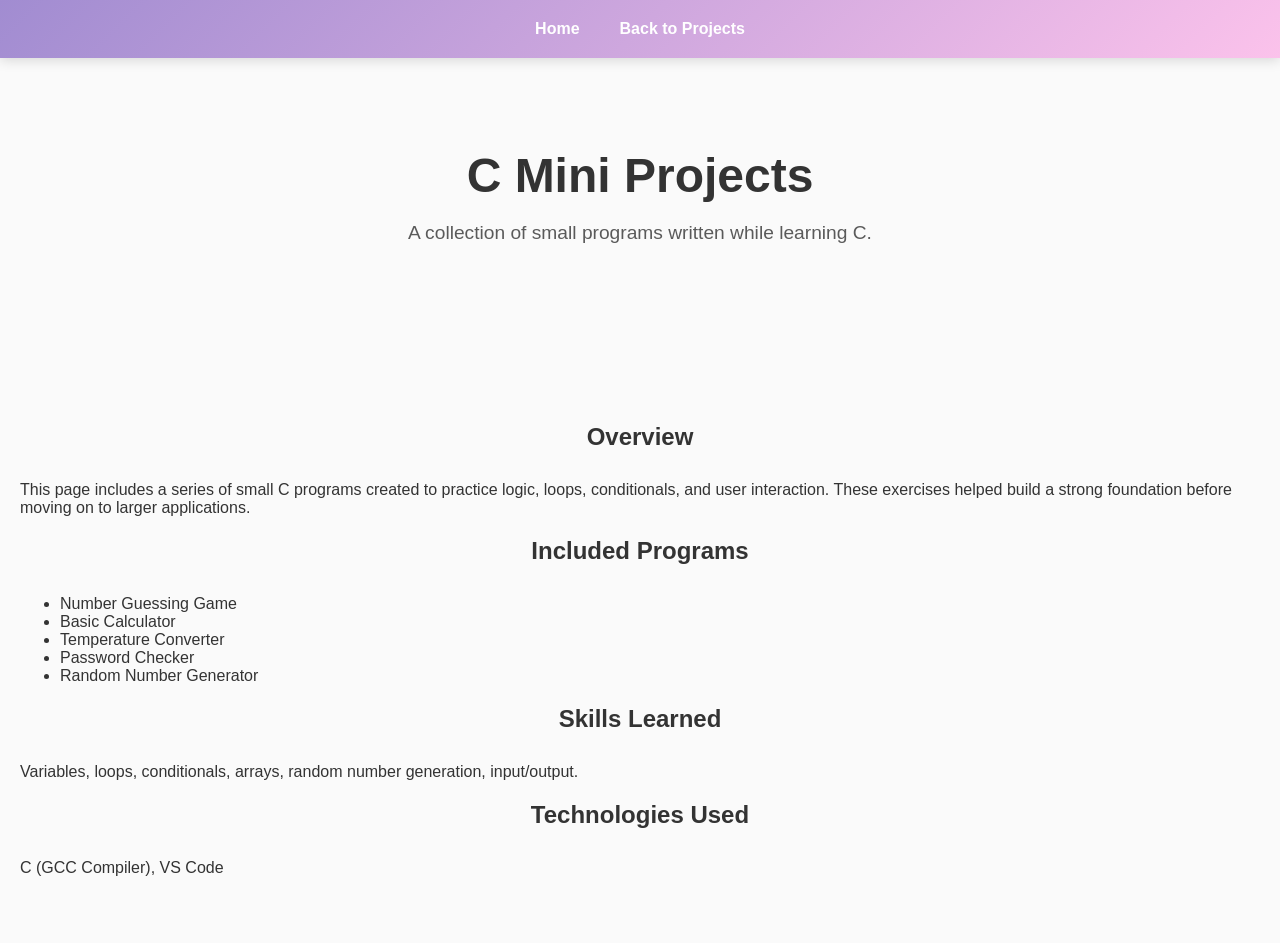
<file: c-mini-projects.html>
<!DOCTYPE html>
<html>
<head>
  <title>C Language Mini Projects – Details</title>
  <link rel="stylesheet" href="style.css">
</head>

<body>

<nav>
  <a href="index.html">Home</a>
  <a href="index.html#projects">Back to Projects</a>
</nav>

<header>
  <h1>C Mini Projects</h1>
  <p>A collection of small programs written while learning C.</p>
</header>

<section>
  <h2>Overview</h2>
  <p>This page includes a series of small C programs created to practice logic, loops, conditionals, and user interaction. These exercises helped build a strong foundation before moving on to larger applications.</p>

  <h2>Included Programs</h2>
  <ul>
    <li>Number Guessing Game</li>
    <li>Basic Calculator</li>
    <li>Temperature Converter</li>
    <li>Password Checker</li>
    <li>Random Number Generator</li>
  </ul>

  <h2>Skills Learned</h2>
  <p>Variables, loops, conditionals, arrays, random number generation, input/output.</p>

  <h2>Technologies Used</h2>
  <p>C (GCC Compiler), VS Code</p>
</section>

</body>
</html>
</file>
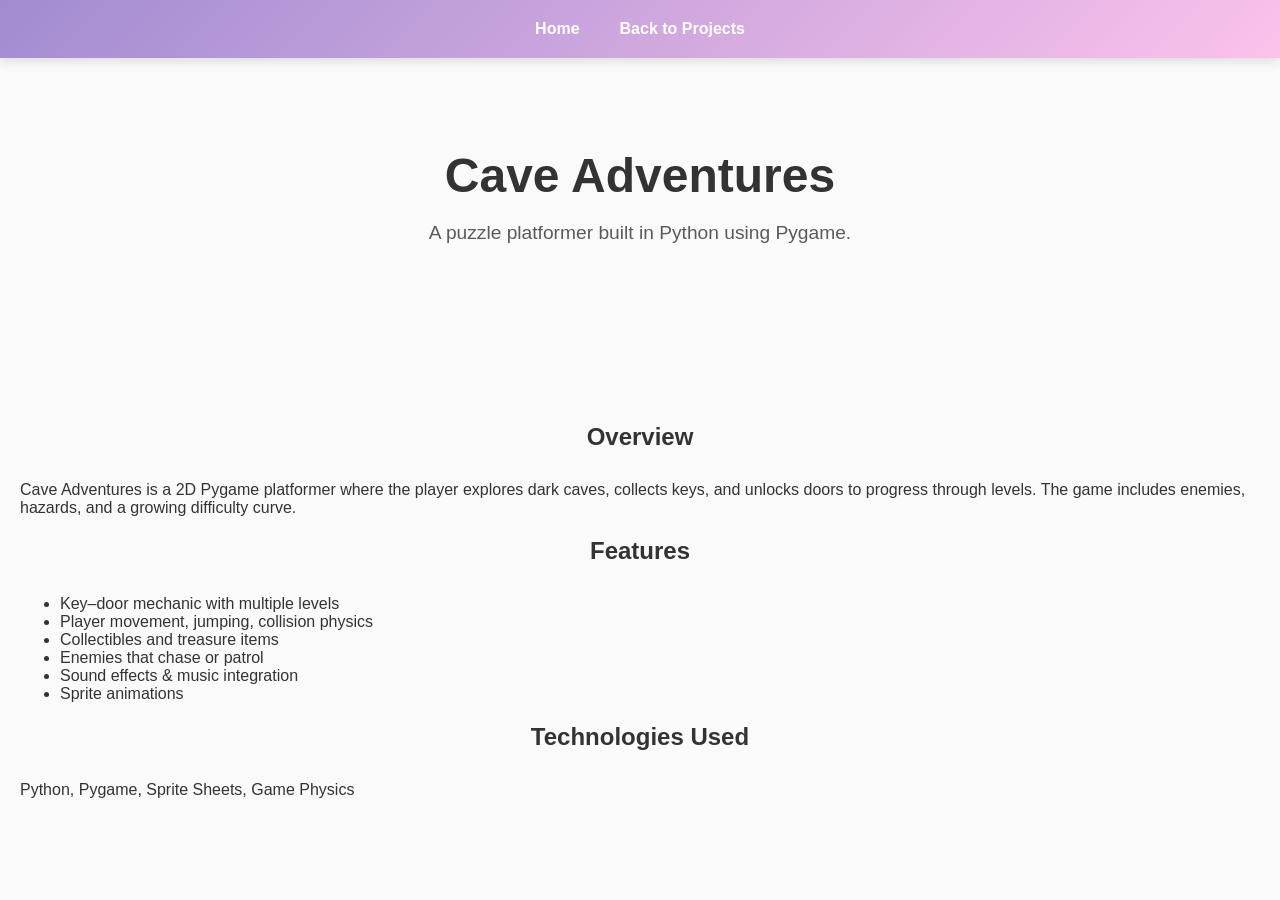
<file: cave-adventures.html>
<!DOCTYPE html>
<html>
<head>
  <title>Cave Adventures – Project Details</title>
  <link rel="stylesheet" href="style.css">
</head>

<body>

<nav>
  <a href="index.html">Home</a>
  <a href="index.html#projects">Back to Projects</a>
</nav>

<header>
  <h1>Cave Adventures</h1>
  <p>A puzzle platformer built in Python using Pygame.</p>
</header>

<section>
  <h2>Overview</h2>
  <p>Cave Adventures is a 2D Pygame platformer where the player explores dark caves, collects keys, and unlocks doors to progress through levels. The game includes enemies, hazards, and a growing difficulty curve.</p>

  <h2>Features</h2>
  <ul>
    <li>Key–door mechanic with multiple levels</li>
    <li>Player movement, jumping, collision physics</li>
    <li>Collectibles and treasure items</li>
    <li>Enemies that chase or patrol</li>
    <li>Sound effects & music integration</li>
    <li>Sprite animations</li>
  </ul>

  <h2>Technologies Used</h2>
  <p>Python, Pygame, Sprite Sheets, Game Physics</p>
</section>

</body>
</html>
</file>
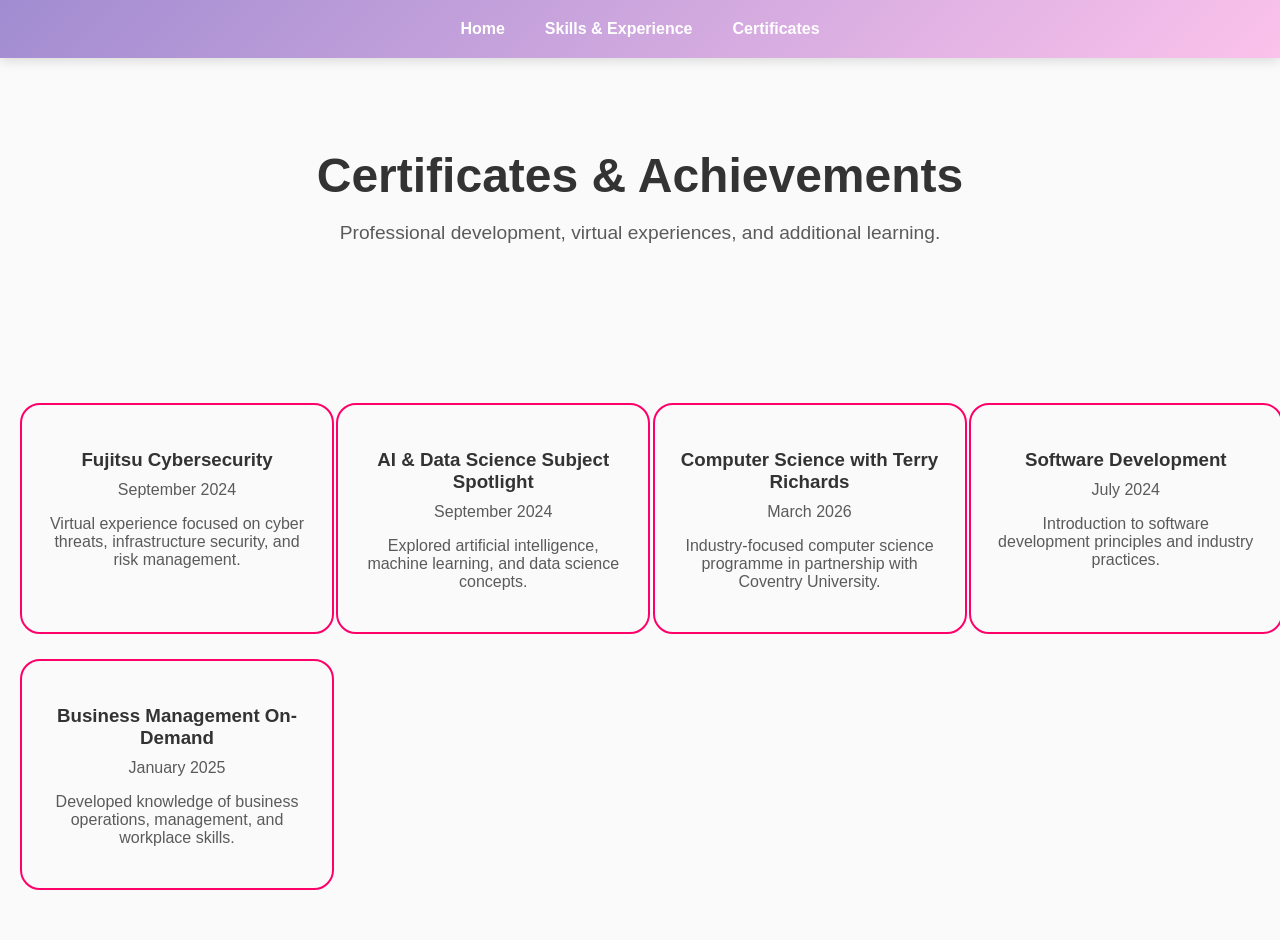
<file: certificates.html>
<!DOCTYPE html>
<html lang="en">
<head>
    <meta charset="UTF-8">
    <meta name="viewport" content="width=device-width, initial-scale=1.0">
    <title>Certificates | Baljit Gill</title>
    <link rel="stylesheet" href="style.css">
</head>
<body>

<nav>
    <a href="index.html">Home</a>
    <a href="skills.html">Skills & Experience</a>
    <a href="certificates.html">Certificates</a>
</nav>

<header>
    <h1>Certificates & Achievements</h1>
    <p>Professional development, virtual experiences, and additional learning.</p>
</header>

<section class="project-grid">

    <div class="project-card">
        <h3>Fujitsu Cybersecurity</h3>
        <p>September 2024</p>
        <p>Virtual experience focused on cyber threats, infrastructure security, and risk management.</p>
    </div>

    <div class="project-card">
        <h3>AI & Data Science Subject Spotlight</h3>
        <p>September 2024</p>
        <p>Explored artificial intelligence, machine learning, and data science concepts.</p>
    </div>

    <div class="project-card">
        <h3>Computer Science with Terry Richards</h3>
        <p>March 2026</p>
        <p>Industry-focused computer science programme in partnership with Coventry University.</p>
    </div>

    <div class="project-card">
        <h3>Software Development</h3>
        <p>July 2024</p>
        <p>Introduction to software development principles and industry practices.</p>
    </div>

    <div class="project-card">
        <h3>Business Management On-Demand</h3>
        <p>January 2025</p>
        <p>Developed knowledge of business operations, management, and workplace skills.</p>
    </div>

</section>

</body>
</html>
</file>
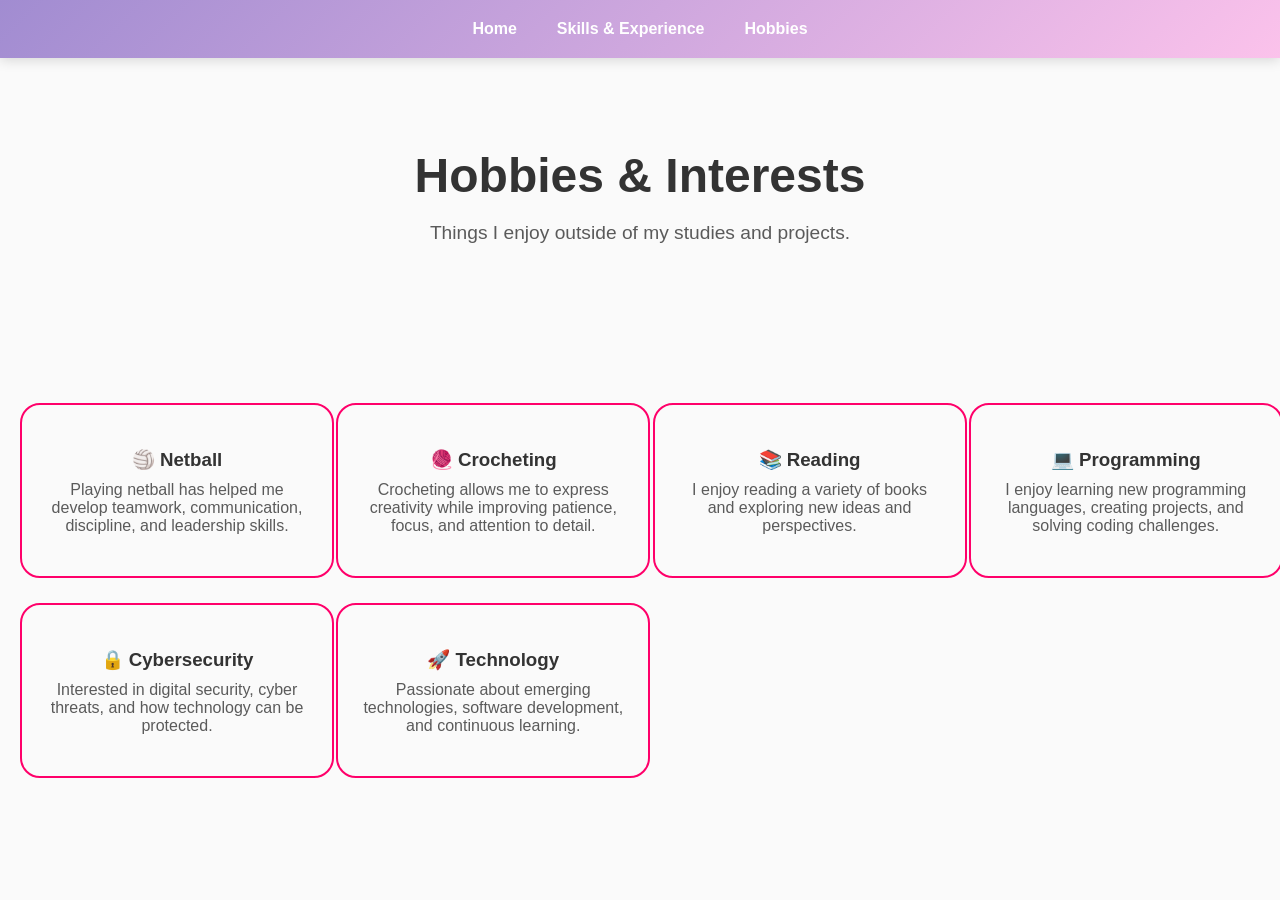
<file: hobbies.html>
<!DOCTYPE html>
<html lang="en">
<head>
    <meta charset="UTF-8">
    <meta name="viewport" content="width=device-width, initial-scale=1.0">
    <title>Hobbies & Interests | Baljit Gill</title>
    <link rel="stylesheet" href="style.css">
</head>
<body>

<nav>
    <a href="index.html">Home</a>
    <a href="skills.html">Skills & Experience</a>
    <a href="hobbies.html">Hobbies</a>
</nav>

<header>
    <h1>Hobbies & Interests</h1>
    <p>Things I enjoy outside of my studies and projects.</p>
</header>

<section class="project-grid">

    <div class="project-card">
        <h3>🏐 Netball</h3>
        <p>
            Playing netball has helped me develop teamwork,
            communication, discipline, and leadership skills.
        </p>
    </div>

    <div class="project-card">
        <h3>🧶 Crocheting</h3>
        <p>
            Crocheting allows me to express creativity while
            improving patience, focus, and attention to detail.
        </p>
    </div>

    <div class="project-card">
        <h3>📚 Reading</h3>
        <p>
            I enjoy reading a variety of books and exploring
            new ideas and perspectives.
        </p>
    </div>

    <div class="project-card">
        <h3>💻 Programming</h3>
        <p>
            I enjoy learning new programming languages,
            creating projects, and solving coding challenges.
        </p>
    </div>

    <div class="project-card">
        <h3>🔒 Cybersecurity</h3>
        <p>
            Interested in digital security, cyber threats,
            and how technology can be protected.
        </p>
    </div>

    <div class="project-card">
        <h3>🚀 Technology</h3>
        <p>
            Passionate about emerging technologies,
            software development, and continuous learning.
        </p>
    </div>

</section>

</body>
</html>
</file>
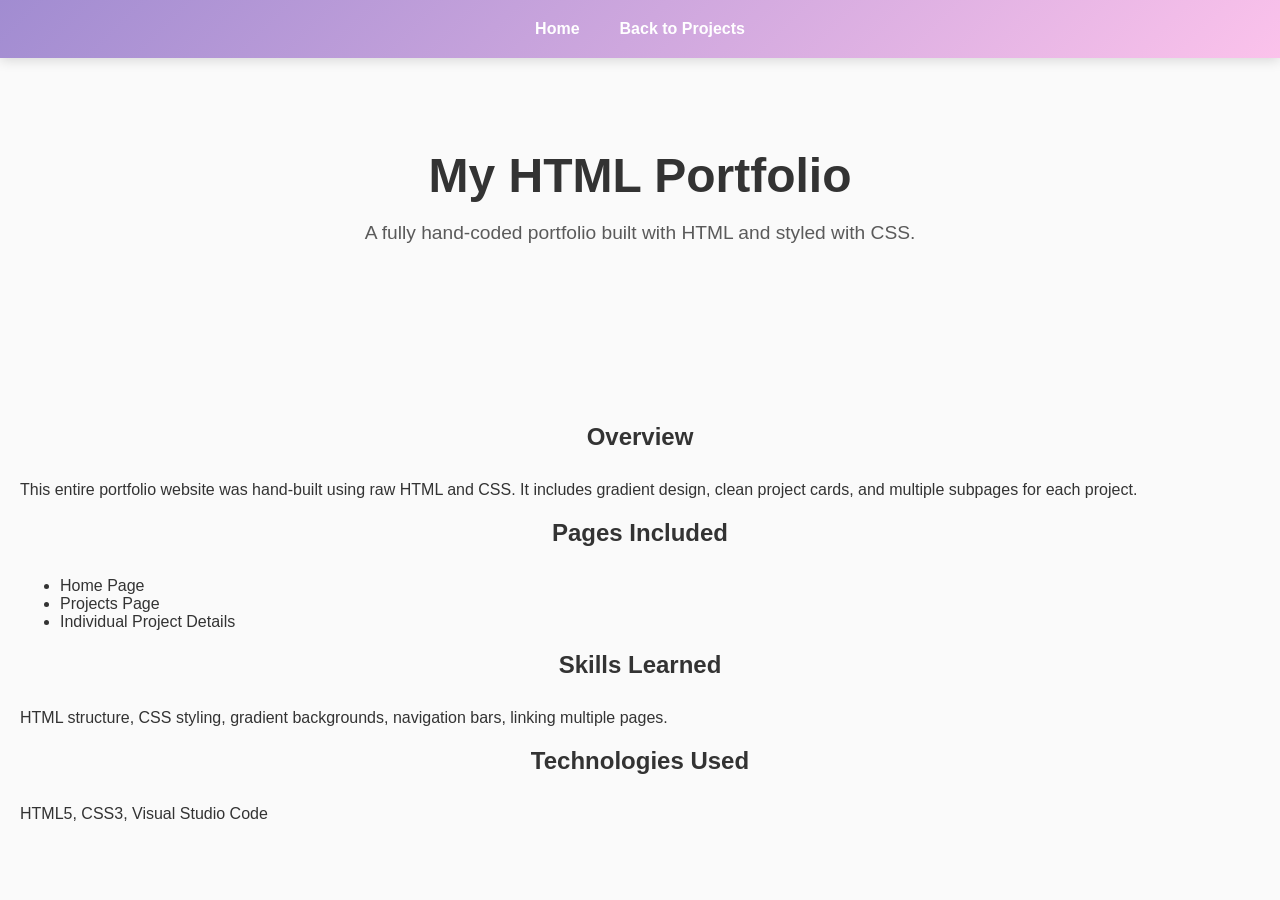
<file: html-portfolio.html>
<!DOCTYPE html>
<html>
<head>
  <title>HTML Portfolio – Project Details</title>
  <link rel="stylesheet" href="style.css">
</head>

<body>

<nav>
  <a href="index.html">Home</a>
  <a href="index.html#projects">Back to Projects</a>
</nav>

<header>
  <h1>My HTML Portfolio</h1>
  <p>A fully hand-coded portfolio built with HTML and styled with CSS.</p>
</header>

<section>
  <h2>Overview</h2>
  <p>This entire portfolio website was hand-built using raw HTML and CSS. It includes gradient design, clean project cards, and multiple subpages for each project.</p>

  <h2>Pages Included</h2>
  <ul>
    <li>Home Page</li>
    <li>Projects Page</li>
    <li>Individual Project Details</li>
  </ul>

  <h2>Skills Learned</h2>
  <p>HTML structure, CSS styling, gradient backgrounds, navigation bars, linking multiple pages.</p>

  <h2>Technologies Used</h2>
  <p>HTML5, CSS3, Visual Studio Code</p>
</section>

</body>
</html>
</file>
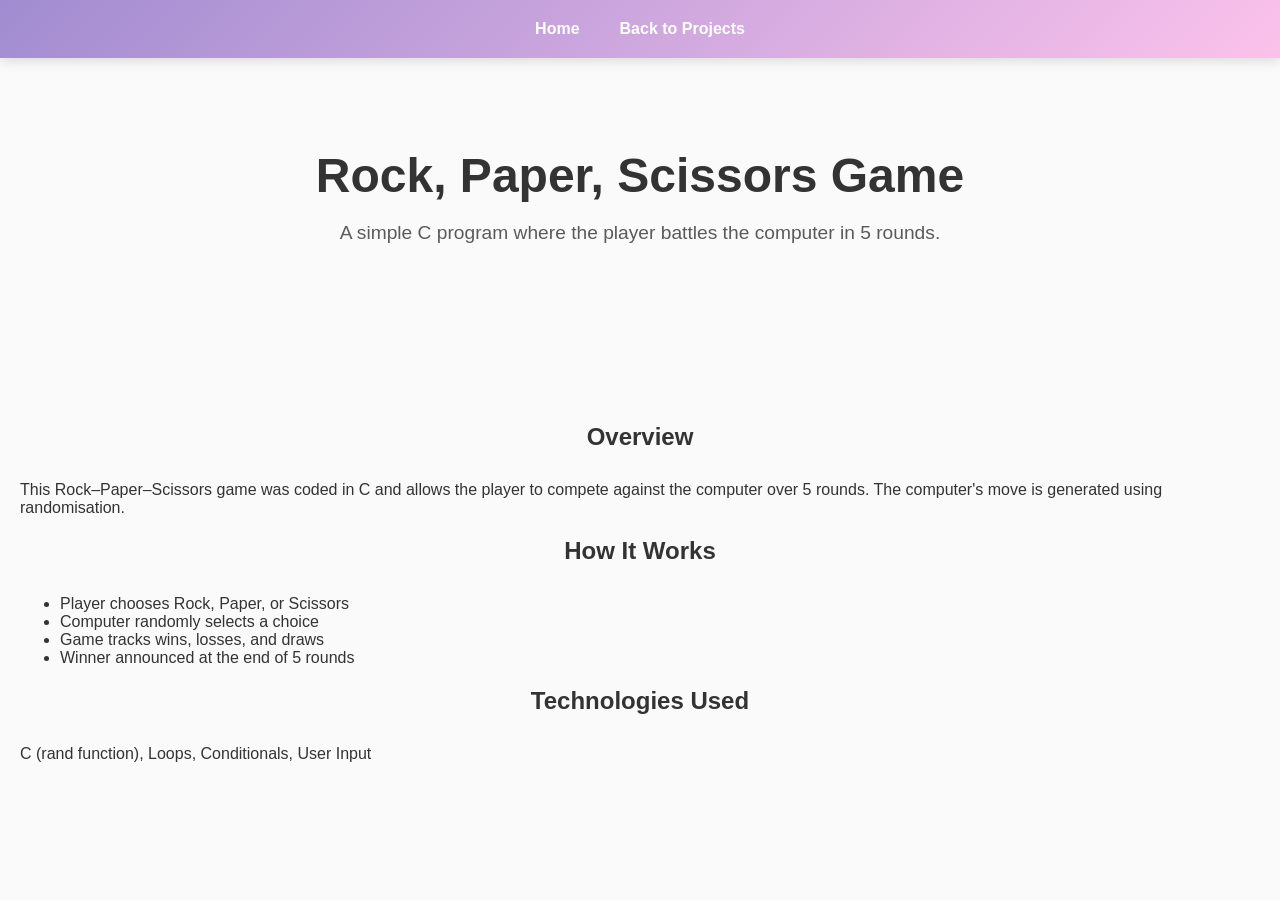
<file: rock-papers-scissors.html>
<!DOCTYPE html>
<html>
<head>
  <title>Rock Paper Scissors – Project Details</title>
  <link rel="stylesheet" href="style.css">
</head>

<body>

<nav>
  <a href="index.html">Home</a>
  <a href="index.html#projects">Back to Projects</a>
</nav>

<header>
  <h1>Rock, Paper, Scissors Game</h1>
  <p>A simple C program where the player battles the computer in 5 rounds.</p>
</header>

<section>
  <h2>Overview</h2>
  <p>This Rock–Paper–Scissors game was coded in C and allows the player to compete against the computer over 5 rounds. The computer's move is generated using randomisation.</p>

  <h2>How It Works</h2>
  <ul>
    <li>Player chooses Rock, Paper, or Scissors</li>
    <li>Computer randomly selects a choice</li>
    <li>Game tracks wins, losses, and draws</li>
    <li>Winner announced at the end of 5 rounds</li>
  </ul>

  <h2>Technologies Used</h2>
  <p>C (rand function), Loops, Conditionals, User Input</p>
</section>

</body>
</html>
</file>
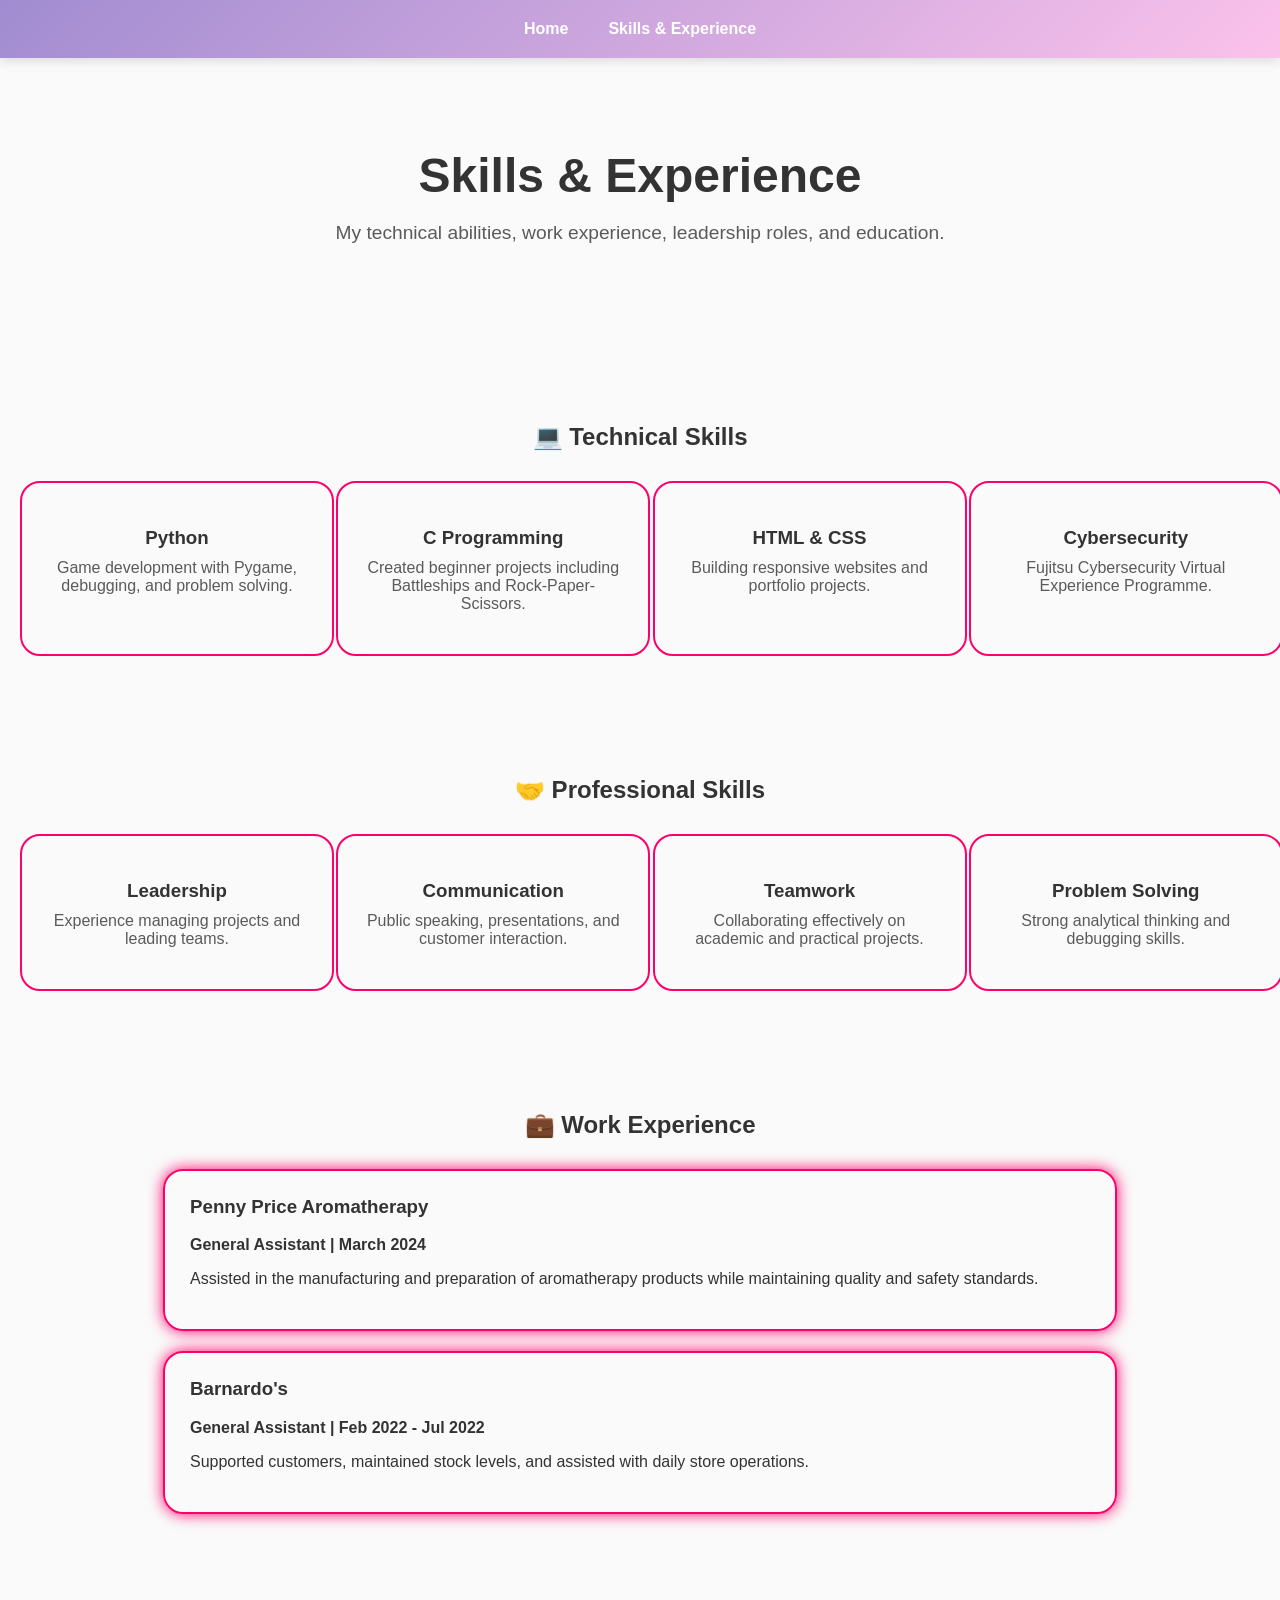
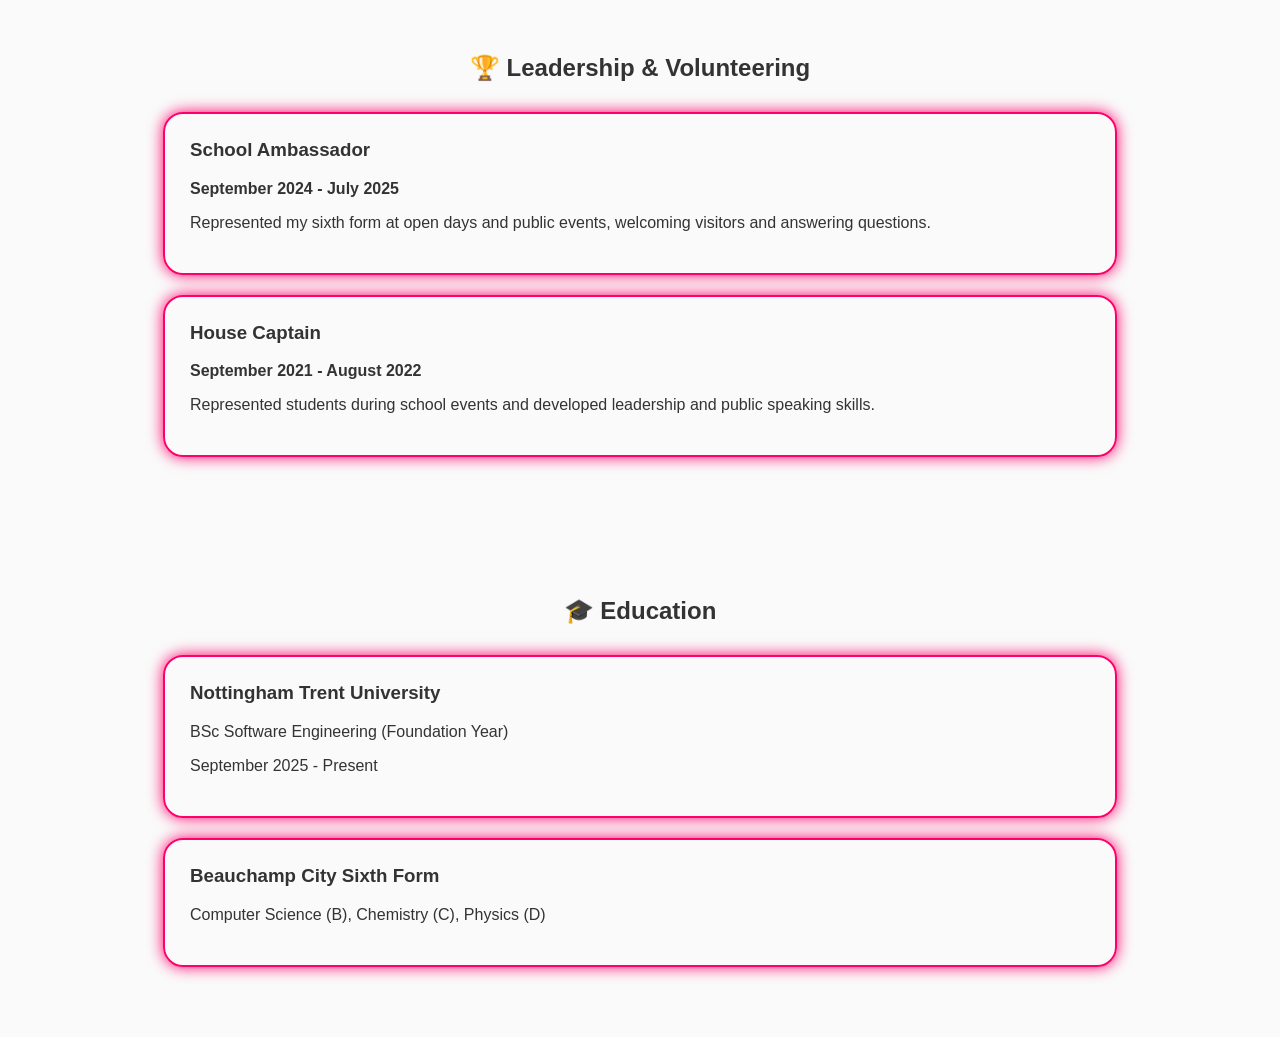
<file: skills.html>
<!DOCTYPE html>
<html lang="en">
<head>
    <meta charset="UTF-8">
    <meta name="viewport" content="width=device-width, initial-scale=1.0">
    <title>Skills & Experience | Baljit Gill</title>
    <link rel="stylesheet" href="style.css">
</head>
<body>

    <!-- Navigation -->
    <nav>
        <a href="index.html">Home</a>
        <a href="skills.html">Skills & Experience</a>
    </nav>

    <!-- Page Header -->
    <header>
        <h1>Skills & Experience</h1>
        <p>My technical abilities, work experience, leadership roles, and education.</p>
    </header>

    <!-- Technical Skills -->
    <section id="skills">
        <h2>💻 Technical Skills</h2>

        <div class="project-grid">

            <div class="project-card">
                <h3>Python</h3>
                <p>Game development with Pygame, debugging, and problem solving.</p>
            </div>

            <div class="project-card">
                <h3>C Programming</h3>
                <p>Created beginner projects including Battleships and Rock-Paper-Scissors.</p>
            </div>

            <div class="project-card">
                <h3>HTML & CSS</h3>
                <p>Building responsive websites and portfolio projects.</p>
            </div>

            <div class="project-card">
                <h3>Cybersecurity</h3>
                <p>Fujitsu Cybersecurity Virtual Experience Programme.</p>
            </div>

        </div>
    </section>

    <!-- Professional Skills -->
    <section>
        <h2>🤝 Professional Skills</h2>

        <div class="project-grid">

            <div class="project-card">
                <h3>Leadership</h3>
                <p>Experience managing projects and leading teams.</p>
            </div>

            <div class="project-card">
                <h3>Communication</h3>
                <p>Public speaking, presentations, and customer interaction.</p>
            </div>

            <div class="project-card">
                <h3>Teamwork</h3>
                <p>Collaborating effectively on academic and practical projects.</p>
            </div>

            <div class="project-card">
                <h3>Problem Solving</h3>
                <p>Strong analytical thinking and debugging skills.</p>
            </div>

        </div>
    </section>

    <!-- Work Experience -->
    <section>
        <h2>💼 Work Experience</h2>

        <div class="experience-card">
            <h3>Penny Price Aromatherapy</h3>
            <p><strong>General Assistant | March 2024</strong></p>
            <p>
                Assisted in the manufacturing and preparation of aromatherapy
                products while maintaining quality and safety standards.
            </p>
        </div>

        <div class="experience-card">
            <h3>Barnardo's</h3>
            <p><strong>General Assistant | Feb 2022 - Jul 2022</strong></p>
            <p>
                Supported customers, maintained stock levels,
                and assisted with daily store operations.
            </p>
        </div>

    </section>

    <!-- Leadership -->
    <section>
        <h2>🏆 Leadership & Volunteering</h2>

        <div class="experience-card">
            <h3>School Ambassador</h3>
            <p><strong>September 2024 - July 2025</strong></p>
            <p>
                Represented my sixth form at open days and public events,
                welcoming visitors and answering questions.
            </p>
        </div>

        <div class="experience-card">
            <h3>House Captain</h3>
            <p><strong>September 2021 - August 2022</strong></p>
            <p>
                Represented students during school events and developed
                leadership and public speaking skills.
            </p>
        </div>

    </section>

    <!-- Education -->
    <section>
        <h2>🎓 Education</h2>

        <div class="experience-card">
            <h3>Nottingham Trent University</h3>
            <p>BSc Software Engineering (Foundation Year)</p>
            <p>September 2025 - Present</p>
        </div>

        <div class="experience-card">
            <h3>Beauchamp City Sixth Form</h3>
            <p>Computer Science (B), Chemistry (C), Physics (D)</p>
        </div>

    </section>

</body>
</html>
</file>
<file: style.css>
/* ---------- COLORS & FONTS ---------- */
:root {
  --text: #333;
}

body {
  margin: 0;
  font-family: "Poppins", sans-serif;
  background: #fafafa;
  color: var(--text);
}
  .glow-btn {
    font-size:  1.5rem;
    color: azure;
    padding: 15px  30px;
    margin: 10px;
    border: 2px solid rbg(255, 0, 106);
    border-radius: 50px;
    background: transparent;
    cursor: pointer;
    transition: 0.3s ease-in-out;
    position: relative;
    overflow: hidden;
  }
  .glow-btn::before{
    content: '';
    position: absolute;
    top: -50%;
    left: -50%;
    width: 200%;
    height:200%;
    background:radial-gradient( circle, rgba(255,255,255,0.3), rgba(0,255,255,0)70%);
    transition: 0.4s;
    transform: scale(0);
  }
  .glow-btn:hover{
    color:#000;
    background: rgb(245, 247, 247);
    box-shadow: 0 0 15px  rbg(255, 0, 106), 0 0 60px rbg(255, 0, 106),  0 0 120px rbg(255, 0, 106);
  }

  .glow.btn:active{
    transform: scale(0.95);
  }

 /* ---------- PROJECT GRID LAYOUT ---------- */
#projects {
  padding: 50px 20px;
}

#projects h2 {
  text-align: center;
  margin-bottom: 40px;
}

/* grid layout for even spacing */
.project-grid {
  display: grid;
  grid-template-columns: repeat(auto-fit, minmax(260px, 1fr));
  gap: 25px;
}

/* ---------- GLOW PROJECT CARDS ---------- */
.project {
  padding: 25px;
  border-radius: 20px;
  border: 2px solid rbg(255, 0, 106);
  background: transparent;
  text-align: center;
  transition: 0.3s ease-in-out;
  position: relative;
  overflow: hidden;
  cursor: pointer;
}

/* glow flash (matches glow-btn) */
.project::before {
  content: "";
  position: absolute;
  top: -50%;
  left: -50%;
  width: 200%;
  height: 200%;
  background: radial-gradient(circle, rgba(255,255,255,0.3), rgba(0,255,255,0) 70%);
  transform: scale(0);
  transition: 0.4s;
}

/* hover glow */
.project:hover::before {
  transform: scale(1);
}

.project:hover {
  background: rbg(255, 0, 106);
  color: #000;
  box-shadow: 0 0 15px rbg(255, 0, 106), 0 0 40px rbg(255, 0, 106), 0 0 80px rbg(255, 0, 106);
}

/* pulsing neon animation */
@keyframes neonPulse {
  0% { box-shadow: 0 0 8px rbg(255, 0, 106); }
  50% { box-shadow: 0 0 20px rbg(255, 0, 106); }
  100% { box-shadow: 0 0 8px rbg(255, 0, 106); }
}

.project {
  animation: neonPulse 2s infinite;
}

/* remove default blue link colour */
.project a {
  text-decoration: none;
  color: inherit;
  font-weight: bold;
  font-size: 1.2rem;
}

.project p {
  opacity: 0.8;
  margin-top: 10px;
}
/* ----- CAROUSEL LAYOUT ----- */
.carousel {
  overflow-x: auto;
  scroll-snap-type: x mandatory;
  display: flex;
  padding-bottom: 20px;
}

.carousel-track {
  display: flex;
  gap: 20px;
  padding: 10px;
}

.project-card {
  min-width: 260px;
  max-width: 260px;

  padding: 25px;
  border-radius: 20px;
  border: 2px solid rbg(255, 0, 106);
  background: transparent;

  scroll-snap-align: center;

  text-align: center;
  transition: 0.3s ease-in-out;
  position: relative;
  overflow: hidden;

  animation: neonPulse 2s infinite;
  cursor: pointer;
}

/* Neon flash on hover */
.project-card::before {
  content: "";
  position: absolute;
  top: -50%;
  left: -50%;
  width: 200%;
  height: 200%;
  background: radial-gradient(circle, rgba(255,255,255,0.3),
                                      rgba(0,255,255,0) 70%);
  transform: scale(0);
  transition: 0.4s;
}

.project-card:hover::before {
  transform: scale(1);
}

.project-card:hover {
  background: rbg(255, 0, 106);
  color: #000;
  box-shadow: 0 0 15px rbg(255, 0, 106), 0 0 40px rbg(255, 0, 106), 0 0 80px rbg(255, 0, 106);
}

.project-card a {
  text-decoration: none;
  color: inherit;
  font-weight: bold;
  font-size: 1.2rem;
}

.project-card p {
  opacity: 0.8;
  margin-top: 10px;
}

/* Neon pulse animation */
@keyframes neonPulse {
  0% { box-shadow: 0 0 8px rgb(255, 0, 106); }
  50% { box-shadow: 0 0 20px rgb(255, 0, 106); }
  100% { box-shadow: 0 0 8px rgb(255, 0, 106); }
}

/* ----- CAROUSEL ----- */
.carousel {
  overflow: hidden;
  position: relative;
}

.carousel-track {
  display: flex;
  gap: 20px;
  padding: 10px;
  will-change: transform;
}

/* ----- PROJECT CARDS ----- */
.project-card {
  min-width: 260px;
  max-width: 260px;

  padding: 25px;
  border-radius: 20px;
  border: 2px solid rgb(255, 0, 106);
  background: transparent;

  text-align: center;
  position: relative;
  overflow: hidden;
  transition: 0.3s ease-in-out;

  cursor: pointer;
  animation: neonPulse 2s infinite;
}

/* Neon flash effect */
.project-card::before {
  content: "";
  position: absolute;
  top: -50%;
  left: -50%;
  width: 200%;
  height: 200%;
  background: radial-gradient(circle,
    rgba(255,255,255,0.3),
    rgba(0,255,255,0) 70%
  );
  transform: scale(0);
  transition: 0.4s;
}

.project-card:hover::before {
  transform: scale(1);
}

.project-card:hover {
  background: rgb(255, 0, 106);
  color: #000;
  box-shadow: 0 0 15px rgb(255, 0, 106), 0 0 40px rgb(255, 0, 106), 0 0 80px rgb(255, 0, 106);
}

.project-card h3 {
  margin-bottom: 10px;
}

.project-card p {
  opacity: 0.8;
}

/* Pulse glow animation */
@keyframes neonPulse {
  0% { box-shadow: 0 0 8px rgb(255, 0, 106); }
  50% { box-shadow: 0 0 20px rgb(255, 0, 106); }
  100% { box-shadow: 0 0 8px rgb(255, 0, 106); }
}

/* ---------- ABOUT SECTION ---------- */
.about-section {
  padding: 60px 20px;
  text-align: center;
}

.about-section h2 {
  margin-bottom: 40px;
  font-size: 2.4rem;
}

.about-container {
  display: flex;
  flex-wrap: wrap;
  justify-content: center;
  gap: 40px;
  max-width: 900px;
  margin: auto;
}

.about-text {
  max-width: 500px;
  line-height: 1.7;
  font-size: 1.1rem;
  opacity: 0.9;
}

.about-text span {
  color: rgb(161, 13, 219);
  font-weight: bold;
}

.about-img img {
  width: 300px;
  height: 300px;
  border-radius: 20px;
  object-fit: cover;
}

/* glowing border around the image */
.glow-border {
  padding: 8px;
  border-radius: 25px;
  border: 2px solid rgb(255,0,106);
  box-shadow: 0 0 15px rgb(255, 0, 106), 0 0 40px rgb(255, 0, 106);
  animation: neonPulse 2s infinite;
}

/* reuse your existing neon animation */
@keyframes neonPulse {
  0% { box-shadow: 0 0 8px rgb(255, 0, 106); }
  50% { box-shadow: 0 0 20px rgb(255, 0, 106); }
  100% { box-shadow: 0 0 8px rgb(255, 0, 106); }
}

/* responsive stack for mobile */
@media (max-width: 700px) {
  .about-container {
    flex-direction: column;
    align-items: center;
  }
}



/* ---------- GRADIENT NAVBAR ---------- */
nav {
  position: sticky;
  top: 0;
  z-index: 10;

  display: flex;
  justify-content: center;
  gap: 40px;

  padding: 20px;

  /* gradient background */
  background: linear-gradient(135deg, #a18cd1, #fbc2eb);

  /* smooth translucent look */
  backdrop-filter: blur(8px);

  /* slight shadow for depth */
  box-shadow: 0 2px 12px rgba(0, 0, 0, 0.15);
}

nav a {
  text-decoration: none;
  color: white;
  font-weight: 600;
  transition: opacity 0.2s;
}

nav a:hover {
  opacity: 0.8;
}

/* ---------- HEADER (now simple & clean) ---------- */
header {
  padding: 90px 20px;
  text-align: center;
  color: var(--text);
}

header h1 {
  font-size: 3rem;
  margin: 0 0 10px 0;
}

header p {
  font-size: 1.2rem;
  opacity: 0.8;
}


.skills-page {
    max-width: 900px;
    margin: auto;
    padding: 50px 20px;
}

.skills-page h1,
.skills-page h2 {
    text-align: center;
}

.experience-card {
    margin: 20px 0;
    padding: 20px;
    border: 2px solid rgb(255, 0, 106);
    border-radius: 20px;
    box-shadow: 0 0 15px rgb(255, 0, 106);
}

section {
    padding: 50px 20px;
}

section h2 {
    text-align: center;
    margin-bottom: 30px;
}

.experience-card {
    max-width: 900px;
    margin: 20px auto;
    padding: 25px;

    border: 2px solid rgb(255, 0, 106);
    border-radius: 20px;

    box-shadow: 0 0 15px rgb(255, 0, 106);

    animation: neonPulse 2s infinite;
}

.experience-card h3 {
    margin-top: 0;
}

.experience-card:hover {
    transform: translateY(-5px);
    transition: 0.3s;
}

/* ---------- CERTIFICATES PAGE ---------- */

.certificates-page {
    padding: 50px 20px;
}

.certificates-page h1 {
    text-align: center;
    margin-bottom: 10px;
}

.certificates-page p {
    text-align: center;
    margin-bottom: 40px;
}

/* Certificate image */
.cert-img {
    width: 100%;
    max-height: 150px;
    object-fit: contain;
    border-radius: 10px;
    margin-bottom: 15px;
}

/* Certificate button */
.cert-btn {
    display: inline-block;
    margin-top: 15px;
    padding: 10px 20px;

    border: 2px solid rgb(255, 0, 106);
    border-radius: 30px;

    color: white;
    text-decoration: none;

    transition: 0.3s ease-in-out;
}

.cert-btn:hover {
    background: rgb(255, 0, 106);
    box-shadow:
        0 0 15px rgb(255, 0, 106),
        0 0 40px rgb(255, 0, 106);
}
</file>
